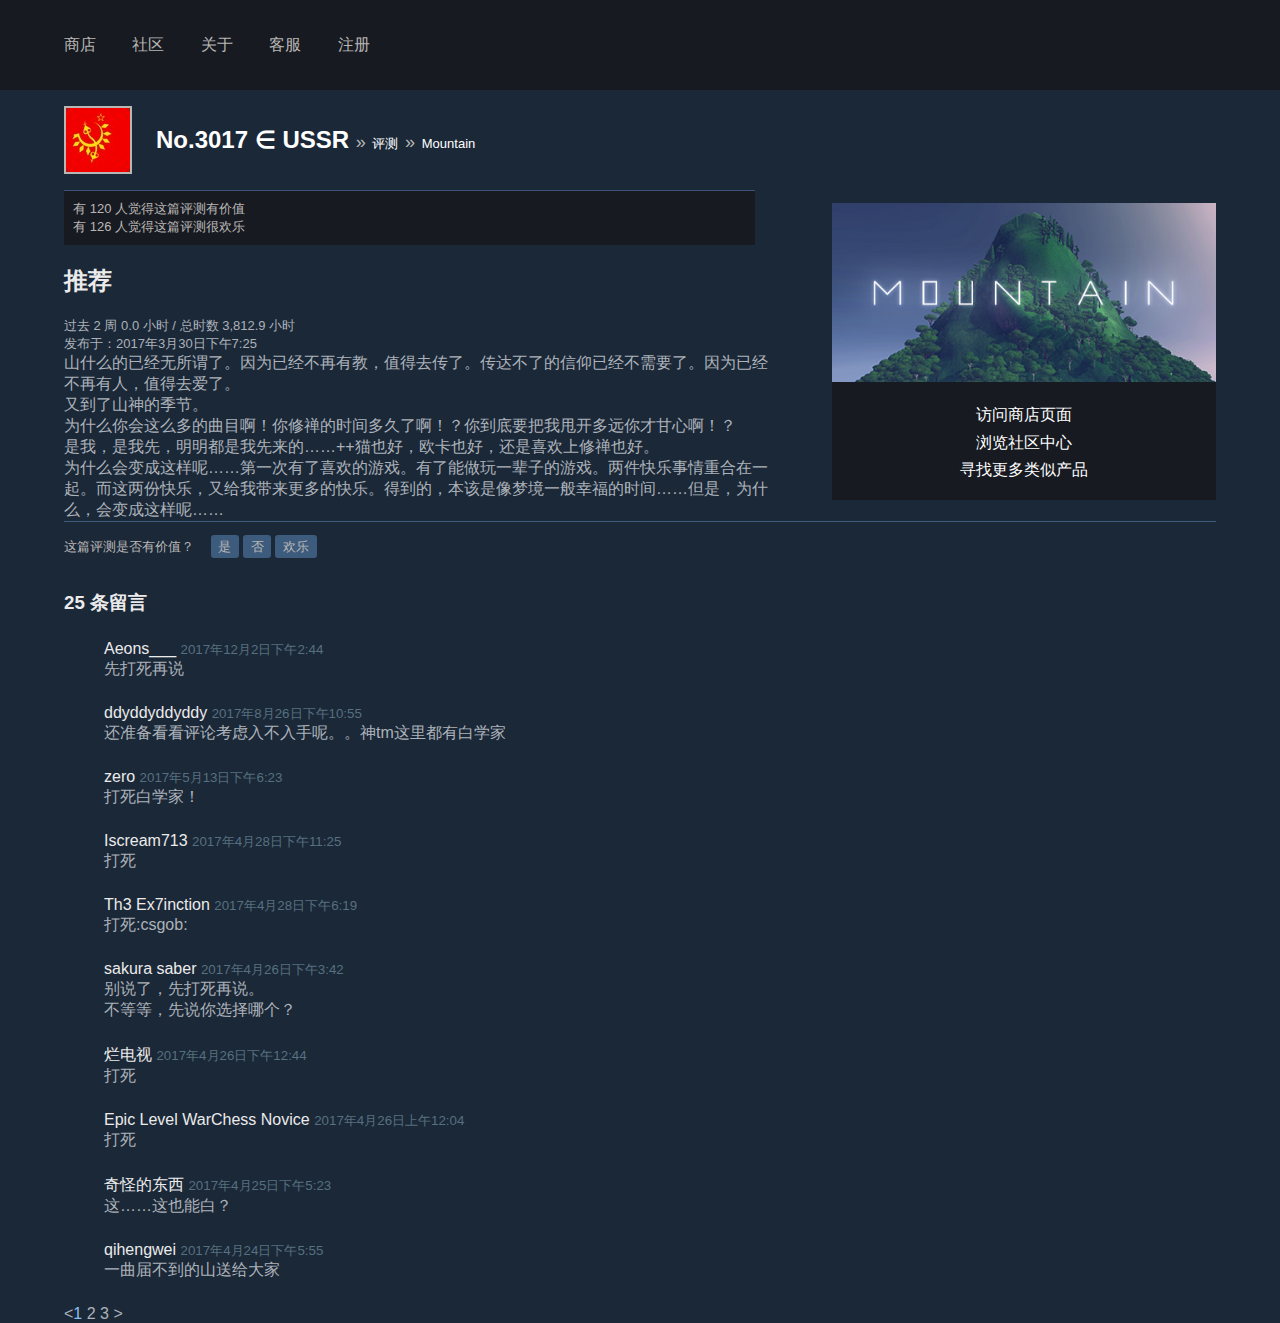
<file: lab1/index.html>
<!DOCTYPE html>
<html lang="en">
<head>
    <meta charset="UTF-8">
    <meta name="viewport" content="width=device-width, initial-scale=1.0">
    <meta http-equiv="X-UA-Compatible" content="ie=edge">
    <title>Steam 社区 :: No.3017 ∈ USSR :: 评测 Mountain</title>
    <link rel="stylesheet" href="reset.css">
    <link rel="stylesheet" href="index.css">

</head>
<body>
    <header>
        <nav>
            <ul>
                <li>商店</li>
                <li>社区</li>
                <li>关于</li>
                <li>客服</li>
                <li><a href="register.html">注册</a></li>
            </ul>
        </nav>
    </header>
    <div class="title">
            <img src="images/user_icon.jpg"> 
            <div class="user-text">No.3017 ∈ USSR <span class="symbol">»</span> <span class="subtitle">评测</span> <span class="symbol">»</span> <span class="subtitle">Mountain</span></div>
    </div>
    <aside>
        <img src="images/header.jpg">
        <ul>
            <li>
                <a href="https://store.steampowered.com/app/313340?snr=2_100300_300__100301">访问商店页面</a>
            </li>
            <li>
                <a href="https://steamcommunity.com/app/313340">浏览社区中心</a>
            </li>
            <li>
                <a href="https://store.steampowered.com/recommended/morelike/app/313340?snr=2_100300_300__100301">寻找更多类似产品</a>
            </li>
        </ul>
        
    </aside>
    <section class="top">
    <blockquote>
            有 120 人觉得这篇评测有价值 <br>
            有 126 人觉得这篇评测很欢乐
    </blockquote>
    <h2>
            推荐
    </h2>
    
        <p class="small">
        过去 2 周 0.0 小时 / 总时数 3,812.9 小时</p>
        <p class="small">
        发布于：2017年3月30日下午7:25</p>
    <p>山什么的已经无所谓了。因为已经不再有教，值得去传了。传达不了的信仰已经不需要了。因为已经不再有人，值得去爱了。</p>
     
    <p>又到了山神的季节。</p>
    
    <p>为什么你会这么多的曲目啊！你修禅的时间多久了啊！？你到底要把我甩开多远你才甘心啊！？
        </p>
    <p>是我，是我先，明明都是我先来的……++猫也好，欧卡也好，还是喜欢上修禅也好。
        </p>
    <p>为什么会变成这样呢……第一次有了喜欢的游戏。有了能做玩一辈子的游戏。两件快乐事情重合在一起。而这两份快乐，又给我带来更多的快乐。得到的，本该是像梦境一般幸福的时间……但是，为什么，会变成这样呢……
        </p>
    </section>
    <hr>
    <section >
        <div class="value">
        这篇评测是否有价值？
        <ul >
            <li>是</li>
            <li>否</li>
            <li>欢乐</li>
        </ul>
    </div>
   
    <h3>25 条留言</h3>
    <ul class="below">
        <li>
            <h4>Aeons___ <small>2017年12月2日下午2:44 </small></h4>
            <p>先打死再说</p>
        </li>
        
        <li>
            <h4>ddyddyddyddy <small>2017年8月26日下午10:55 </small></h4>
            <p>还准备看看评论考虑入不入手呢。。神tm这里都有白学家</p>
        </li>
        
        <li>
            <h4>zero <small>2017年5月13日下午6:23 </small></h4>
            <p>打死白学家！</p>
        </li>
        
        <li>
            <h4>Iscream713 <small>2017年4月28日下午11:25</small></h4>
            <p>打死</p>
        </li>
        
        <li>
            <h4>Th3 Ex7inction <small>2017年4月28日下午6:19 </small></h4>
            <p> 打死:csgob:</p>
        </li>
        
        <li>
            <h4>sakura saber <small>2017年4月26日下午3:42 </small></h4>
            <p>别说了，先打死再说。<br>
                不等等，先说你选择哪个？</p>
        </li>
        
        <li>
            <h4>烂电视 <small>2017年4月26日下午12:44 </small></h4>
            <p>打死</p>
        </li>
        
        <li>
            <h4>Epic Level WarChess Novice <small> 2017年4月26日上午12:04 </small></h4>
            <p>打死</p>
        </li>
        
        <li>
            <h4>奇怪的东西 <small>2017年4月25日下午5:23 </small></h4>
            <p>这……这也能白？</p>
        </li>
        
        <li>
            <h4>qihengwei <small> 2017年4月24日下午5:55 </small></h4>
        <p>一曲届不到的山送给大家</p>
    </li>
        </ul>
    <p> <<span class="active">1</span> 2 3 ></p>
</section>
</body>
</html>
</file>
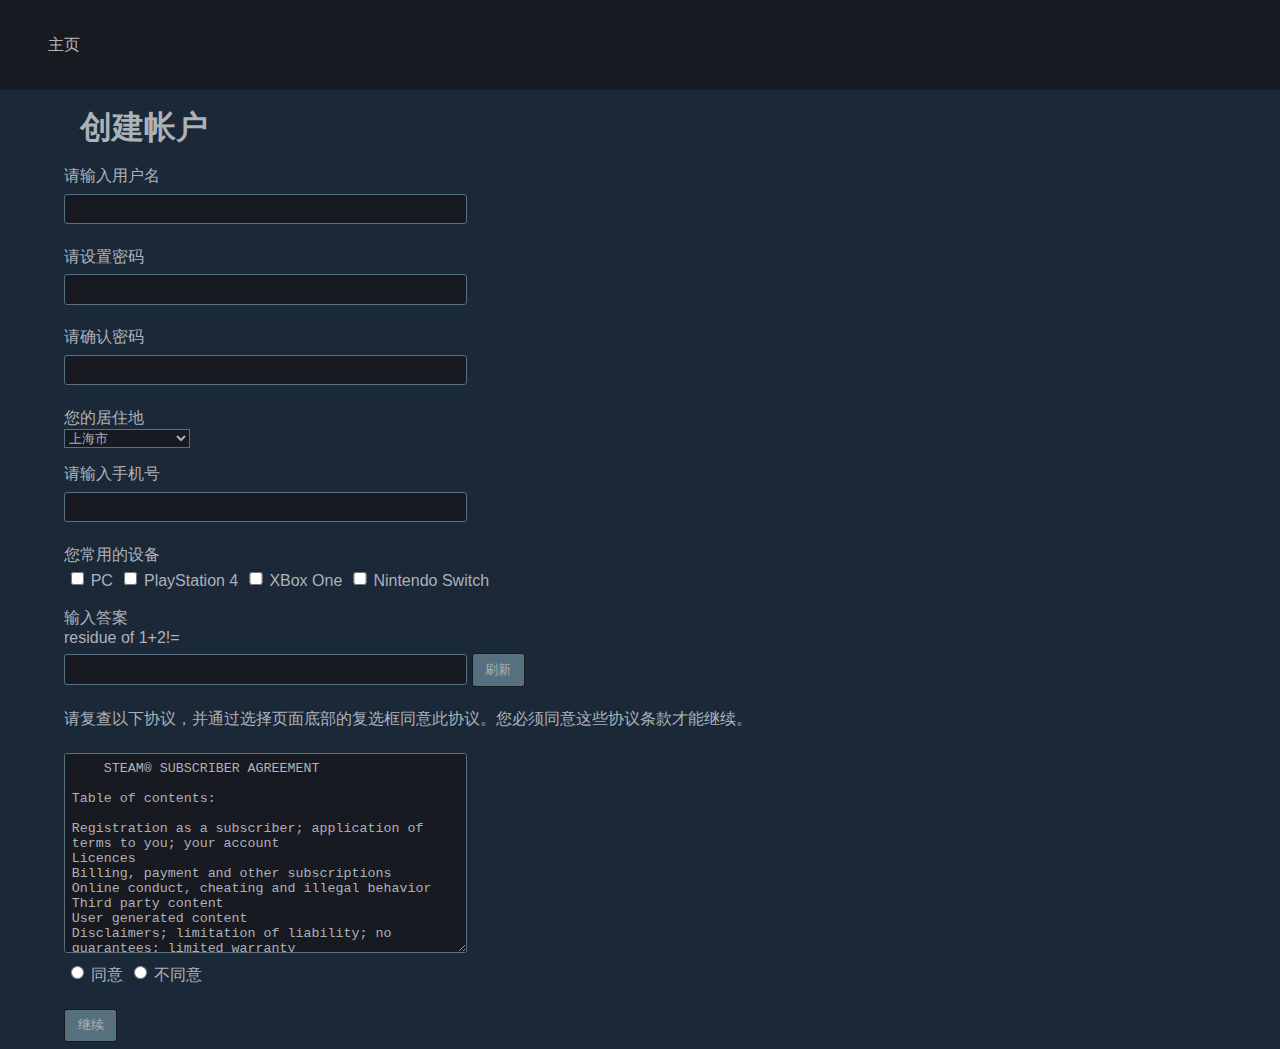
<file: lab1/register.html>
<html>
<head>
    <meta charset="utf8">
    <title>Register</title>
    <link rel="stylesheet" href="reset.css">
    <link rel="stylesheet" href="register.css">
</head>
<body>
<header>
    <nav>主页</nav>
</header>
<h1>创建帐户</h1>
<section>
<form action="#" method="POST">
    <p>
        请输入用户名<br>
        <input type="username" name="username" pattern="^((\w)+)$" required>
    </p>
    <p>
        请设置密码<br>
        <input type="password" name="password" pattern="^([a-zA-Z0-9]{8,})$" required>
    </p>
    <p>
        请确认密码<br>
        <input type="password" name="repassword" pattern="^([a-zA-Z0-9]{8,})$" required>
    </p>
    <p>
        您的居住地<br>
        <select name="area">
            <option>河北省</option>
            <option>山西省</option>
            <option>吉林省</option>
            <option>辽宁省</option>
            <option>黑龙江省</option>
            <option>陕西省</option>
            <option>甘肃省</option>
            <option>青海省</option>
            <option>山东省</option>
            <option>福建省</option>
            <option>浙江省</option>
            <option>台湾省</option>
            <option>河南省</option>
            <option>湖北省</option>
            <option>湖南省</option>
            <option>江西省</option>
            <option>江苏省</option>
            <option>安徽省</option>
            <option>广东省</option>
            <option>海南省</option>
            <option>四川省</option>
            <option>贵州省</option>
            <option>云南省</option>
            <option>内蒙古自治区</option>
            <option>新疆维吾尔自治区</option>
            <option>宁夏回族自治区</option>
            <option>广西壮族自治区</option>
            <option>西藏自治区</option>
            <option>北京市</option>
            <option selected>上海市</option>
            <option>天津市</option>
            <option>重庆市</option>
            <option>香港特别行政区</option>
            <option>澳门特别行政区
            <option></option>
        </select>
    </p>
    <p>
        请输入手机号<br>
        <input type="phonenumber" name="phonenumber" pattern="^([1]{1}[0-9]{10})$" required>
    </p>
    <p>
        您常用的设备<br>
        <input type="checkbox" name="device" value="PC" >PC
        <input type="checkbox" name="device" value="PlayStation 4" >PlayStation 4
        <input type="checkbox" name="device" value="XBox One" >XBox One
        <input type="checkbox" name="device" value="Nintendo Switch" >Nintendo Switch
    </p>
    <p>
        输入答案<br>
        residue of 1+2!=<br>
        <input type="text" name="captcha" pattern="^([0-9]+)$" required>
        <input type="button" value="刷新">
    </p>
    <p>
        请复查以下协议，并通过选择页面底部的复选框同意此协议。您必须同意这些协议条款才能继续。
    </p>
    <textarea disabled="true">
    STEAM® SUBSCRIBER AGREEMENT

Table of contents:

Registration as a subscriber; application of terms to you; your account
Licences
Billing, payment and other subscriptions
Online conduct, cheating and illegal behavior
Third party content
User generated content
Disclaimers; limitation of liability; no guarantees; limited warranty
Amendments to this agreement
Term and termination
Applicable law/mediation/jurisdiction
Dispute resolution/binding arbitration/class action waiver
Miscellaneous
This Steam Subscriber Agreement ("Agreement") is a legal document that explains your rights and obligations as a subscriber of Steam from Valve Corporation, a corporation under the laws of the State of Washington, with its registered office at 10400 NE 4th St., Bellevue, WA 98004, United States, registered with the Washington Secretary of State under number 60 22 90 773, VAT ID No. EU 8260 00671 (“Valve”). Please read it carefully.

SECTION 11 CONTAINS A BINDING ARBITRATION AGREEMENT AND CLASS ACTION WAIVER. IT MAY AFFECT YOUR LEGAL RIGHTS. PLEASE READ IT. IF YOU ARE A CUSTOMER WITH RESIDENCE IN THE EUROPEAN UNION, SECTION 11 DOES NOT APPLY TO YOU.

1. REGISTRATION AS A SUBSCRIBER; APPLICATION OF TERMS TO YOU; YOUR ACCOUNT ⏶

Steam is an online service offered by Valve.

You become a subscriber of Steam ("Subscriber") by completing the registration of a Steam user account. This Agreement takes effect as soon as you indicate your acceptance of these terms. You may not become a subscriber if you are under the age of 13. Steam is not intended for children under 13 and Valve will not knowingly collect personal information from children under the age of 13.

A. Contracting Party

For any interaction with Steam your contractual relationship is with Valve. Except as otherwise indicated at the time of the transaction (such as in the case of purchases from another Subscriber in a Subscription Marketplace), any transactions for Subscriptions (as defined below) you make on Steam are being made from Valve.

B. Subscriptions; Content and Services

As a Subscriber you may obtain access to certain services, software and content available to Subscribers. The Steam client software and any other software, content, and updates you download or access via Steam, including but not limited to Valve or third-party video games and in-game content, and any virtual items you trade, sell or purchase in a Steam Subscription Marketplace are referred to in this Agreement as “Content and Services”; the rights to access and/or use any Contents and Services accessible through Steam are referred to in this Agreement as "Subscriptions."

Each Subscription allows you to access particular Content and Services. Some Subscriptions may impose additional terms specific to that Subscription ("Subscription Terms") (for example, an end user license agreement specific to a particular game, or terms of use specific to a particular product or feature of Steam). Also, additional terms (for example, payment and billing procedures) may be posted on http://www.steampowered.com or within the Steam service ("Rules of Use"). Rules of Use include the Steam Online Conduct Rules http://steampowered.com/index.php?area=online_conduct and the Steam Refund Policy http://store.steampowered.com/steam_refunds. The Subscription Terms, the Rules of Use, and the Valve Privacy Policy (which can be found at http://www.valvesoftware.com/privacy.htm) are binding on you once you indicate your acceptance of them or of this Agreement, or otherwise become bound by them as described in Section 8 (Amendments to this Agreement).

C. Your Account

When you complete Steam’s registration process, you create a Steam account ("Account"). Your Account may also include billing information you provide to Valve for the purchase of Subscriptions, Content and Services and any physical merchandise offered for purchase through Steam (“Hardware”). You may not reveal, share or otherwise allow others to use your password or Account except as otherwise specifically authorized by Valve. You are responsible for the confidentiality of your login and password and for the security of your computer system. Valve is not responsible for the use of your password and Account or for all of the communication and activity on Steam that results from use of your login name and password by you, by any person to whom you may have intentionally or by negligence disclosed your login and/or password in violation of this confidentiality provision. Unless it results from Valve’s negligence or fault, Valve is not responsible for the use of your Account by a person who fraudulently used your login and password without your permission. If you believe that the confidentiality of your login and/or password may have been compromised, you must notify Valve via the support form (https://support.steampowered.com/newticket.php) without any delay.

Your Account, including any information pertaining to it (e.g.: contact information, billing information, Account history and Subscriptions, etc.), is strictly personal. You may therefore not sell or charge others for the right to use your Account, or otherwise transfer your Account, nor may you sell, charge others for the right to use, or transfer any Subscriptions other than if and as expressly permitted by this Agreement (including any Subscription Terms or Rules of Use) or as otherwise specifically permitted by Valve.

D. Payment Processing

Payment processing related to Content and Services and/or physical goods purchased on Steam is performed by either Valve Corporation directly or by Valve’s fully owned subsidiary Valve GmbH on behalf of Valve Corporation depending on the type of payment method used. If your card was issued outside the United States, your payment may be processed via a European acquirer by Valve GmbH on behalf of Valve Corporation. For any other type of purchases, payment will be collected by Valve Corporation directly. In any case, delivery of Content and Services as well as physical goods is performed by Valve Corporation.

2. LICENSES ⏶

A. General Content and Services License

Steam and your Subscription(s) require the automatic download and installation of Content and Services onto your computer. Valve hereby grants, and you accept, a non-exclusive license and right, to use the Content and Services for your personal, non-commercial use (except where commercial use is expressly allowed herein or in the applicable Subscription Terms). This license ends upon termination of (a) this Agreement or (b) a Subscription that includes the license. The Content and Services are licensed, not sold. Your license confers no title or ownership in the Content and Services. To make use of the Content and Services, you must have a Steam Account and you may be required to be running the Steam client and maintaining a connection to the Internet.

For reasons that include, without limitation, system security, stability, and multiplayer interoperability, Steam may need to automatically update, pre-load, create new versions of or otherwise enhance the Content and Services and accordingly, the system requirements to use the Content and Services may change over time. You consent to such automatic updating. You understand that this Agreement (including applicable Subscription Terms) does not entitle you to future updates, new versions or other enhancements of the Content and Services associated with a particular Subscription, although Valve may choose to provide such updates, etc. in its sole discretion.

B. Beta Software License

Valve may from time to time make software accessible to you via Steam prior to the general commercial release of such software ("Beta Software"). You are not required to use Beta Software, but if Valve offers it, you may elect to use it under the following terms. Beta Software will be deemed to consist of Content and Services, and each item of Beta Software provided will be deemed a Subscription for such Beta Software, with the following provisions specific to Beta Software:

Your right to use the Beta Software may be limited in time, and may be subject to additional Subscription Terms;
Valve or any Valve affiliate may request or require that you provide suggestions, feedback, or data regarding your use of the Beta Software, which will be deemed User Generated Content under Section 6 (User Generated Content) below; and
In addition to the waivers and limitations of liability for all Software under Section 7 (Disclaimers; Limitations on Liability; No Guarantees; Limited Warranty) below as applicable, you specifically acknowledge that Beta Software is only released for testing and improvement purposes, in particular to provide Valve with feedback on the quality and usability of said Beta Software, and therefore contains errors, is not final and may create incompatibilities or damage to your computer, data, and/or software. If you decide to install and/or use Beta Software, you shall only use it in compliance with its purposes, i.e. for testing and improvement purposes and in any case not on a system or for purposes where the malfunction of the Beta Software can cause any kind of damage. In particular, maintain full backups of any system that you choose to install Beta Software on.
C. License to Use Valve Developer Tools

Your Subscription(s) may include access to various Valve tools that can be used to create content ("Developer Tools"). Some examples include: the Valve software development kit (the "SDK") for a version of the computer game engine known as "Source" (the "Source Engine") and the associated Valve Hammer editor, The Source® Filmmaker Software, or in-game tools through which you can edit or create derivative works of a Valve game. Particular Developer Tools (for example, The Source® Filmmaker Software) may be distributed with separate Subscription Terms that are different from the rules set forth in this Section. Otherwise, you may use the Developer Tools, and you may use, reproduce, publish, perform, display and distribute any content you create using the Developer Tools, however you wish, but solely on a non-commercial basis.

If you would like to use the Source Engine SDK or other Valve Developer Tools for commercial use, please contact Valve at sourceengine@valvesoftware.com.

D. License to Use Valve Game Content in Fan Art.

Valve appreciates the community of Subscribers that creates fan art, fan fiction, and audio-visual works that reference Valve games ("Fan Art"). You may incorporate content from Valve games into your Fan Art. Except as otherwise set forth in this Section or in any Subscription Terms, you may use, reproduce, publish, perform, display and distribute Fan Art that incorporates content from Valve games however you wish, but solely on a non-commercial basis.

If you incorporate any third-party content in any Fan Art, you must be sure to obtain all necessary rights from the owner of that content.

Commercial use of some Valve game content is permitted via features such as Steam Workshop or a Steam Subscription Marketplace. Terms applicable to that use are set forth in Section 3.D. and 6.B. below and in any Subscription Terms provided for those features.

To view the Valve video policy containing additional terms covering the use of audio-visual works incorporating Valve intellectual property or created with The Source® Filmmaker Software, please click here: http://www.valvesoftware.com/videopolicy.html

E. License to Use Valve Dedicated Server Software

Your Subscription(s) may contain access to the Valve Dedicated Server Software. If so, you may use the Valve Dedicated Server Software on an unlimited number of computers for the purpose of hosting online multiplayer games of Valve products. If you wish to operate the Valve Dedicated Server Software, you will be solely responsible for procuring any Internet access, bandwidth, or hardware for such activities and will bear all costs associated therewith.

F. Ownership of Content and Services

All title, ownership rights and intellectual property rights in and to the Content and Services and any and all copies thereof, are owned by Valve and/or its or its affiliates’ licensors. All rights are reserved, except as expressly stated herein. The Content and Services is protected by copyright laws, international copyright treaties and conventions and other laws. The Content and Services contains certain licensed materials and Valve’s and its affiliates’ licensors may protect their rights in the event of any violation of this Agreement.

G. Restrictions on Use of Content and Services

You may not use the Content and Services for any purpose other than the permitted access to Steam and your Subscriptions, and to make personal, non-commercial use of your Subscriptions, except as otherwise permitted by this Agreement or applicable Subscription Terms. Except as otherwise permitted under this Agreement (including any Subscription Terms or Rules of Use), or under applicable law notwithstanding these restrictions, you may not, in whole or in part, copy, photocopy, reproduce, publish, distribute, translate, reverse engineer, derive source code from, modify, disassemble, decompile, create derivative works based on, or remove any proprietary notices or labels from the Content and Services or any software accessed via Steam without the prior consent, in writing, of Valve.

You are entitled to use the Content and Services for your own personal use, but you are not entitled to: (i) sell, grant a security interest in or transfer reproductions of the Content and Services to other parties in any way, nor to rent, lease or license the Content and Services to others without the prior written consent of Valve, except to the extent expressly permitted elsewhere in this Agreement (including any Subscription Terms or Rules of Use); (ii) host or provide matchmaking services for the Content and Services or emulate or redirect the communication protocols used by Valve in any network feature of the Content and Services, through protocol emulation, tunneling, modifying or adding components to the Content and Services, use of a utility program or any other techniques now known or hereafter developed, for any purpose including, but not limited to network play over the Internet, network play utilizing commercial or non-commercial gaming networks or as part of content aggregation networks, websites or services, without the prior written consent of Valve; or (iii) exploit the Content and Services or any of its parts for any commercial purpose, except as expressly permitted elsewhere in this Agreement (including any Subscription Terms or Rules of Use).

3. BILLING, PAYMENT AND OTHER SUBSCRIPTIONS ⏶

All charges incurred on Steam, and all purchases made with the Steam Wallet, are payable in advance and final, except as described in Sections 3.I and 7 below.

A. Payment Authorization

When you provide payment information to Valve or to one of its payment processors, you represent to Valve that you are the authorized user of the card, PIN, key or account associated with that payment, and you authorize Valve to charge your credit card or to process your payment with the chosen third-party payment processor for any Subscription, Steam Wallet funds, Hardware or other fees incurred by you. Valve may require you to provide your address or other information in order to meet their obligations under applicable tax law.

For Subscriptions purchased based on an agreed usage period, where recurring payments are made in exchange for continued use (“Recurring Payment Subscriptions”), by continuing to use the Recurring Payment Subscription you agree and reaffirm that Valve is authorized to charge your credit card (or your Steam Wallet, if funded), or to process your payment with any other applicable third-party payment processor, for any applicable recurring payment amounts. If you have purchased any Recurring Payment Subscriptions, you agree to notify Valve promptly of any changes to your credit card account number, its expiration date and/or your billing address, or your PayPal or other payment account number, and you agree to notify Valve promptly if your credit card or PayPal or other payment account expires or is cancelled for any reason.

If your use of Steam is subject to any type of use or sales tax, then Valve may also charge you for those taxes, in addition to the Subscription or other fees published in the Rules of Use. The European Union VAT (“VAT”) tax amounts collected by Valve reflect VAT due on the value of any Content and Services, Hardware or Subscription.

You agree that you will not use IP proxying or other methods to disguise the place of your residence, whether to circumvent geographical restrictions on game content, to purchase at pricing not applicable to your geography, or for any other purpose. If you do this, Valve may terminate your access to your Account.

B. Responsibility for Charges Associated With Your Account

As the Account holder, you are responsible for all charges incurred, including applicable taxes, and all purchases made by you or anyone that uses your Account, including your family or friends. If you cancel your Account, Valve reserves the right to collect fees, surcharges or costs incurred before cancellation. Any delinquent or unpaid Accounts must be settled before Valve will allow you to register again.

C. Steam Wallet

Steam may make available an account balance associated with your Account (the “Steam Wallet”). The Steam Wallet is neither a bank account nor any kind of payment instrument. It functions as a prepaid balance to purchase Content and Services. You may place funds in your Steam Wallet up to a maximum amount determined by Valve, by credit card, prepaid card, promotional code, or any other payment method accepted by Steam. Within any twenty-four (24) hour period, the total amount stored in your Steam Wallet plus the total amount spent out of your Steam Wallet, in the aggregate, may not exceed US$2,000 or its equivalent in your applicable local currency -- attempted deposits into your Steam Wallet that exceed this threshold may not be credited to your Steam Wallet until your activity falls below this threshold. Valve may change or impose different Steam Wallet balance and usage limits from time to time.

You will be notified by e-mail of any change to the Steam Wallet balance and usage limits within sixty (60) days before the entry into force of the said change. Your continued use of your Steam Account more than thirty (30) days after the entry into force of the changes, will constitute your acceptance of the changes. If you don’t agree to the changes, your only remedy is to terminate your Steam Account or to cease use of your Steam Wallet. Valve shall not have any obligation to refund any credits remaining on your Steam Wallet in this case.

You may use Steam Wallet funds to purchase Subscriptions, including by making in-game purchases where Steam Wallet transactions are enabled, and Hardware. Funds added to the Steam Wallet are non-refundable and non-transferable. Steam Wallet funds do not constitute a personal property right, have no value outside Steam and can only be used to purchase Subscriptions and related content via Steam (including but not limited to games and other applications offered through the Steam Store, or in a Steam Subscription Marketplace) and Hardware. Steam Wallet funds have no cash value and are not exchangeable for cash. Steam Wallet funds that are deemed unclaimed property may be turned over to the applicable authority.

D. Trading and Sales of Subscriptions Between Subscribers

Steam may include one or more features or sites that allow Subscribers to trade, sell or purchase certain types of Subscriptions (for example, license rights to virtual items) with, to or from other Subscribers (“Subscription Marketplaces”). An example of a Subscription Marketplace is the Steam Community Market. By using or participating in Subscription Marketplaces, you authorize Valve, on its own behalf or as an agent or licensee of any third-party creator or publisher of the applicable Subscriptions in your Account, to transfer those Subscriptions from your Account in order to give effect to any trade or sale you make.

Valve may charge a fee for trades or sales in a Subscription Marketplace. Any fees will be disclosed to you prior to the completion of the trade or sale.

If you complete a trade, sale or purchase in a Subscription Marketplace, you acknowledge and agree that you are responsible for taxes, if any, which may be due with respect to your transactions, including sales or use taxes, and for compliance with applicable tax laws. Proceeds from sales you make in a Subscription Marketplace may be considered income to you for income tax purposes. You should consult with a tax specialist to determine your tax liability in connection with your activities in any Subscription Marketplace.

You understand and acknowledge that Valve may decide to cease operation of any Subscription Marketplace, change the fees that it charges or change the terms or features of the Steam Subscription Marketplace. Valve shall have no liability to you because of any inability to trade Subscriptions in the Steam Trading Marketplace, including because of discontinuation or changes in the terms, features or eligibility requirements of any Subscription Marketplace.

You also understand and acknowledge that Subscriptions traded, sold or purchased in any Subscription Marketplace are license rights, that you have no ownership interest in such Subscriptions, and that Valve does not recognize any transfers of Subscriptions (including transfers by operation of law) that are made outside of Steam.

E. Retail Purchase

Valve may offer or require a Subscription for purchasers of retail packaged product versions or OEM versions of Valve products. The "CD-Key" or "Product Key" accompanying such versions is used to activate your Subscription.

F. Steam Authorized Resellers

You may purchase a Subscription through an authorized reseller of Valve. The "Product Key" accompanying such purchase will be used to activate your Subscription. If you purchase a Subscription from an authorized reseller of Valve, you agree to direct all questions regarding the Product Key to that reseller.

G. Free Subscriptions

In some cases, Valve may offer a free Subscription to certain services, software and content. As with all Subscriptions, you are always responsible for any Internet service provider, telephone, and other connection fees that you may incur when using Steam, even when Valve offers a free Subscription.

H. Third Party Sites

Steam may provide links to other third party sites. Some of these sites may charge separate fees, which are not included in and are in addition to any Subscription or other fees that you may pay to Valve. Steam may also provide access to third-party vendors, who provide content, goods and/or services on Steam or the Internet. Any separate charges or obligations you incur in your dealings with these third parties are your responsibility. Valve makes no representations or warranties, either express or implied, regarding any third party site. In particular, Valve makes no representation or warranty that any service or subscription offered via third-party vendors will not change or be suspended or terminated.

I. Refunds and Right of Withdrawal

Without prejudice to any statutory rights you may have, you can request a refund for your purchases on Steam in accordance with the terms of Valve’s Refund Policy http://store.steampowered.com/steam_refunds/.

For European Union consumers:

EU law provides a statutory right to withdraw from certain contracts for physical merchandise and for the purchase of digital content. You can find more information about the extent of your statutory right to withdraw and the ways you can exercise it on this page: https://support.steampowered.com/kb_article.php?ref=8620-QYAL-4516.

4. ONLINE CONDUCT, CHEATING AND ILLEGAL BEHAVIOR ⏶

Your online conduct and interaction with other Subscribers should be guided by common sense and basic etiquette. They must notably comply with the Steam Online Conduct rules, to be found at http://steampowered.com/index.php?area=online_conduct". Depending on terms of use imposed by third parties who host particular games or other services, additional requirements may also be provided in the Subscription Terms applicable to a particular Subscription.

Steam and the Content and Services may include functionality designed to identify software or hardware processes or functionality that may give a player an unfair competitive advantage when playing multiplayer versions of any Content and Services or modifications of Content and Services (“Cheats”). You agree that you will not create Cheats or assist third parties in any way to create or use Cheats. You agree that you will not directly or indirectly disable, circumvent, or otherwise interfere with the operation of software designed to prevent or report the use of Cheats. You acknowledge and agree that either Valve or any online multiplayer host may refuse to allow you to participate in certain online multiplayer games if you use Cheats in connection with Steam or the Content and Services. Further, you acknowledge and agree that an online multiplayer host may report your use of Cheats to Valve, and Valve may communicate your history of use of Cheats to other online multiplayer hosts. Valve may terminate your Account or a particular Subscription for any conduct or activity that is illegal, constitutes a Cheat, or otherwise negatively affects the enjoyment of Steam by other Subscribers. You acknowledge that Valve is not required to provide you notice before terminating your Subscription(s) and/or Account.

You may not use Cheats, automation software (bots), mods, hacks, or any other unauthorized third-party software, to modify or automate any Subscription Marketplace process.

5. THIRD PARTY CONTENT ⏶

In regard to all Subscriptions, Contents and Services that are not authored by Valve, Valve does not screen such third party content available on Steam or through other sources. Valve assumes no responsibility or liability for such third party content. Some third party application software is capable of being used by businesses for business purposes - however, you may only acquire such software via Steam for private personal use.

6. USER GENERATED CONTENT ⏶

A. General Provisions

Steam provides interfaces and tools for you to be able to generate content and make it available to other users and/or to Valve at your sole discretion. "User Generated Content" means any content you make available to other users through your use of multi-user features of Steam, or to Valve or its affiliates through your use of the Content and Services or otherwise.

When you upload your content to Steam to make it available to other users and/or to Valve, you grant Valve and its affiliates the worldwide, non-exclusive, right to use, reproduce, modify, create derivative works from, distribute, transmit, transcode, translate, broadcast, and otherwise communicate, and publicly display and publicly perform, your User Generated Content, and derivative works of your User Generated Content, for the purpose of the operation, distribution and promotion of the Steam service, Steam games or other Steam offerings. This license is granted to Valve as the content is uploaded on Steam for the entire duration of the intellectual property rights. It may be terminated if Valve is in breach of the license and has not cured such breach within fourteen (14) days from receiving notice from you sent to the attention of the Valve Legal Department at the applicable Valve address noted on this Privacy Policy page. The termination of said license does not affect the rights of any sub-licensees pursuant to any sub-license granted by Valve prior to termination of the license. Valve is the sole owner of the derivative works created by Valve from your Content, and is therefore entitled to grant licenses on these derivative works. If you use Valve cloud storage, you grant us a license to store your information as part of that service. Valve may place limits on the amount of storage you may use.

If you provide Valve with any feedback or suggestions about Steam, the Content and Services, or any Valve products or services, Valve is free to use the feedback or suggestions however it chooses, without any obligation to account to you.

B. Content Uploaded to the Steam Workshop

Some games or applications available on Steam ("Workshop-Enabled Apps") allow you to create User Generated Content based on or using the Workshop-Enabled App, and to submit that User Generated Content (a “Workshop Contribution”) to one or more Steam Workshop web pages. Workshop Contributions can be viewed by the Steam community, and for some categories of Workshop Contributions users may be able to interact with, download or purchase the Workshop Contribution. In some cases, Workshop Contributions may be considered for incorporation by Valve or a third-party developer into a game or into a Subscription Marketplace.

You understand and agree that Valve is not obligated to use, distribute, or continue to distribute copies of any Workshop Contribution and reserves the right, but not the obligation, to restrict or remove Workshop Contributions for any reason.

Specific Workshop-Enabled Apps or Workshop web pages may contain special terms (“App-Specific Terms”) that supplement or change the terms set out in this Section. In particular, where Workshop Contributions are distributed for a fee, App-Specific Terms will address how revenue may be shared. Unless otherwise specified in App-Specific Terms (if any), the following general rules apply to Workshop Contributions.

Workshop Contributions are Subscriptions, and therefore you agree that any Subscriber receiving distribution of your Workshop Contribution will have the same rights to use your Workshop Contribution (and will be subject to the same restrictions) as are set out in this Agreement for any other Subscriptions.
Notwithstanding the license described in Section 6.A., Valve will only have the right to modify or create derivative works from your Workshop Contribution in the following cases: (a) Valve may make modifications necessary to make your Contribution compatible with Steam and the Workshop functionality or user interface, and (b) Valve or the applicable developer may make modifications to Workshop Contributions that are accepted for in-Application distribution as it deems necessary or desirable to enhance gameplay.
You may, in your sole discretion, choose to remove a Workshop Contribution from the applicable Workshop pages. If you do so, Valve will no longer have the right to use, distribute, transmit, communicate, publicly display or publicly perform the Workshop Contribution, except that (a) Valve may continue to exercise these rights for any Workshop Contribution that is accepted for distribution in-game or distributed in a manner that allows it to be used in-game, and (b) your removal will not affect the rights of any Subscriber who has already obtained access to a copy of the Workshop Contribution.
Except where otherwise provided in App-Specific Terms, you agree that Valve’s consideration of your Workshop Contribution is your full compensation, and you are not entitled to any other rights or compensation in connection with the rights granted to Valve and to other Subscribers.

C. Promotions and Endorsements

If you use Steam services (e.g. the Steam Curators’ Lists or the Steam Broadcasting service) to promote or endorse a product, service or event in return for any kind of consideration from a third party (including non-monetary rewards such as free games), you must clearly indicate the source of such consideration to your audience.

D. Representations and Warranties

You represent and warrant to us that you have sufficient rights in all User Generated Content to grant Valve and other affected parties the licenses described under A. and B. above or in any license terms specific to the applicable Workshop-Enabled App or Workshop page. This includes, without limitation, any kind of intellectual property rights or other proprietary or personal rights affected by or included in the User Generated Content. In particular, with respect to Workshop Contributions, you represent and warrant that the Workshop Contribution was originally created by you (or, with respect to a Workshop Contribution to which others contributed besides you, by you and the other contributors, and in such case that you have the right to submit such Workshop Contribution on behalf of those other contributors).

You furthermore represent and warrant that the User Generated Content, your submission of that Content, and your granting of rights in that Content does not violate any applicable contract, law or regulation.

7. DISCLAIMERS; LIMITATION OF LIABILITY; NO GUARANTEES; LIMITED WARRANTY ⏶

THIS SECTION 7 DOES NOT APPLY TO EU SUBSCRIBERS.

FOR AUSTRALIAN SUBSCRIBERS, THIS SECTION 7 DOES NOT EXCLUDE, RESTRICT OR MODIFY THE APPLICATION OF ANY GUARANTEE, RIGHT OR REMEDY THAT CANNOT BE SO EXCLUDED, RESTRICTED OR MODIFIED, INCLUDING THOSE CONFERRED BY THE AUSTRALIAN CONSUMER LAW (ACL). UNDER THE ACL, GOODS COME WITH GUARANTEES INCLUDING A GUARANTEE THAT GOODS ARE OF ACCEPTABLE QUALITY. IF THERE IS A FAILURE OF THIS GUARANTEE, YOU ARE ENTITLED TO A REMEDY (WHICH MAY INCLUDE HAVING THE GOODS REPAIRED OR REPLACED OR A REFUND). IF A REPAIR OR REPLACEMENT CANNOT BE PROVIDED OR THERE IS A MAJOR FAILURE, YOU ARE ENTITLED TO A REFUND.
FOR NEW ZEALAND SUBSCRIBERS, THIS SECTION 7 DOES NOT EXCLUDE, RESTRICT OR MODIFY THE APPLICATION OF ANY RIGHT OR REMEDY THAT CANNOT BE SO EXCLUDED, RESTRICTED OR MODIFIED INCLUDING THOSE CONFERRED BY THE NEW ZEALAND CONSUMER GUARANTEES ACT 1993. UNDER THIS ACT ARE GUARANTEES WHICH INCLUDE THAT GOODS AND SERVICES ARE OF ACCEPTABLE QUALITY. IF THIS GUARANTEE IS NOT MET THERE ARE ENTITLEMENTS TO HAVE THE SOFTWARE REMEDIED (WHICH MAY INCLUDE REPAIR, REPLACEMENT OR REFUND). IF A REMEDY CANNOT BE PROVIDED OR THE FAILURE IS OF A SUBSTANTIAL CHARACTER, THE ACT PROVIDES FOR A REFUND.
Prior to acquiring a Subscription, you should consult the product information made available on Steam, including Subscription description, minimum technical requirements, and user reviews.
A. DISCLAIMERS

TO THE MAXIMUM EXTENT PERMITTED BY APPLICABLE LAW, VALVE AND ITS AFFILIATES AND SERVICE PROVIDERS EXPRESSLY DISCLAIM (I) ANY WARRANTY FOR STEAM, THE CONTENT AND SERVICES, AND THE SUBSCRIPTIONS, AND (II) ANY COMMON LAW DUTIES WITH REGARD TO STEAM, THE CONTENT AND SERVICES, AND THE SUBSCRIPTIONS, INCLUDING DUTIES OF LACK OF NEGLIGENCE AND LACK OF WORKMANLIKE EFFORT. STEAM, THE CONTENT AND SERVICES, THE SUBSCRIPTIONS, AND ANY INFORMATION AVAILABLE IN CONNECTION THEREWITH ARE PROVIDED ON AN "AS IS" AND "AS AVAILABLE" BASIS, "WITH ALL FAULTS" AND WITHOUT WARRANTY OF ANY KIND, EITHER EXPRESS OR IMPLIED, INCLUDING, WITHOUT LIMITATION, THE IMPLIED WARRANTIES OF MERCHANTABILITY, FITNESS FOR A PARTICULAR PURPOSE, OR NONINFRINGEMENT. ANY WARRANTY AGAINST INFRINGEMENT THAT MAY BE PROVIDED IN SECTION 2-312 OF THE UNITED STATES UNIFORM COMMERCIAL CODE AND/OR IN ANY OTHER COMPARABLE STATE STATUTE IS EXPRESSLY DISCLAIMED. ALSO, THERE IS NO WARRANTY OF TITLE, NON-INTERFERENCE WITH YOUR ENJOYMENT, OR AUTHORITY IN CONNECTION WITH STEAM, THE CONTENT AND SERVICES, THE SUBSCRIPTIONS, OR INFORMATION AVAILABLE IN CONNECTION THEREWITH.

ANY WARRANTY AGAINST INFRINGEMENT THAT MAY BE PROVIDED IN SECTION 2-312 OF THE UNITED STATES UNIFORM COMMERCIAL CODE IS EXPRESSLY DISCLAIMED.

B. LIMITATION OF LIABILITY

TO THE MAXIMUM EXTENT PERMITTED BY APPLICABLE LAW, NEITHER VALVE, ITS LICENSORS, NOR THEIR AFFILIATES, NOR ANY OF VALVE’S SERVICE PROVIDERS, SHALL BE LIABLE IN ANY WAY FOR LOSS OR DAMAGE OF ANY KIND RESULTING FROM THE USE OR INABILITY TO USE STEAM, YOUR ACCOUNT, YOUR SUBSCRIPTIONS AND THE CONTENT AND SERVICES INCLUDING, BUT NOT LIMITED TO, LOSS OF GOODWILL, WORK STOPPAGE, COMPUTER FAILURE OR MALFUNCTION, OR ANY AND ALL OTHER COMMERCIAL DAMAGES OR LOSSES. IN NO EVENT WILL VALVE BE LIABLE FOR ANY INDIRECT, INCIDENTAL, CONSEQUENTIAL, SPECIAL, PUNITIVE OR EXEMPLARY DAMAGES, OR ANY OTHER DAMAGES ARISING OUT OF OR IN ANY WAY CONNECTED WITH STEAM, THE CONTENT AND SERVICES, THE SUBSCRIPTIONS, AND ANY INFORMATION AVAILABLE IN CONNECTION THEREWITH, OR THE DELAY OR INABILITY TO USE THE CONTENT AND SERVICES, SUBSCRIPTIONS OR ANY INFORMATION, EVEN IN THE EVENT OF VALVE’S OR ITS AFFILIATES’ FAULT, TORT (INCLUDING NEGLIGENCE), STRICT LIABILITY, OR BREACH OF VALVE’S WARRANTY AND EVEN IF IT HAS BEEN ADVISED OF THE POSSIBILITY OF SUCH DAMAGES. THESE LIMITATIONS AND LIABILITY EXCLUSIONS APPLY EVEN IF ANY REMEDY FAILS TO PROVIDE ADEQUATE RECOMPENSE.

BECAUSE SOME STATES OR JURISDICTIONS DO NOT ALLOW THE EXCLUSION OR THE LIMITATION OF LIABILITY FOR CONSEQUENTIAL OR INCIDENTAL DAMAGES, IN SUCH STATES OR JURISDICTIONS, EACH OF VALVE, ITS LICENSORS, AND ITS AFFILIATES’ LIABILITY SHALL BE LIMITED TO THE FULL EXTENT PERMITTED BY LAW.

C. NO GUARANTEES

TO THE MAXIMUM EXTENT PERMITTED BY APPLICABLE LAW, NEITHER VALVE NOR ITS AFFILIATES GUARANTEE CONTINUOUS, ERROR-FREE, VIRUS-FREE OR SECURE OPERATION AND ACCESS TO STEAM, THE CONTENT AND SERVICES, YOUR ACCOUNT AND/OR YOUR SUBSCRIPTIONS(S) OR ANY INFORMATION AVAILABLE IN CONNECTION THEREWITH.

D. LIMITED WARRANTY

CERTAIN HARDWARE PURCHASED FROM VALVE IS SUBJECT TO A LIMITED WARRANTY, [OR DEPENDING ON YOUR LOCATION, A STATUTORY WARRANTY] WHICH IS DESCRIBED IN DETAIL HERE.

8. AMENDMENTS TO THIS AGREEMENT ⏶

PLEASE NOTE: If you are a consumer with place of residence in Germany, a different version of Section 8 applies to you, which is available here.

This Agreement may at any time be mutually amended by your explicit consent to changes proposed by Valve. Furthermore, Valve may amend this Agreement (including any Subscription Terms or Rules of Use) unilaterally at any time in its sole discretion. In this case, you will be notified by e-mail of any amendment to this Agreement made by Valve within 60 (sixty) days before the entry into force of the said amendment. You can view the Agreement at any time at http://www.steampowered.com/. Your failure to cancel your Account within thirty (30) days after the entry into force of the amendments, will constitute your acceptance of the amended terms. If you don’t agree to the amendments or to any of the terms in this Agreement, your only remedy is to cancel your Account or to cease use of the affected Subscription(s). Valve shall not have any obligation to refund any fees that may have accrued to your Account before cancellation of your Account or cessation of use of any Subscription, nor shall Valve have any obligation to prorate any fees in such circumstances.

9. TERM AND TERMINATION ⏶

A. Term

The term of this Agreement (the "Term") commences on the date you first indicate your acceptance of these terms, and will continue in effect until otherwise terminated in accordance with this Agreement.

B. Termination by You

You may cancel your Account at any time. You may cease use of a Subscription at any time or, if you choose, you may request that Valve terminate your access to a Subscription. However, Subscriptions are not transferable, and even if your access to a Subscription for a particular game or application is terminated, the original activation key will not be able to be registered to any other account, even if the Subscription was obtained in a retail store. Access to Subscriptions purchased as a part of a pack or bundle cannot be terminated individually, termination of access to one game within the bundle will result in termination of access to all games purchased in the pack. Your cancellation of an Account, or your cessation of use of any Subscription or request that access to a Subscription be terminated, will not entitle you to any refund, including of any Subscription fees. Valve reserves the right to collect fees, surcharges or costs incurred prior to the cancellation of your Account or termination of your access to a particular Subscription. In addition, you are responsible for any charges incurred to third-party vendors or content providers before your cancellation.

C. Termination by Valve

Valve may cancel your Account or any particular Subscription(s) at any time in the event that (a) Valve ceases providing such Subscriptions to similarly situated Subscribers generally, or (b) you breach any terms of this Agreement (including any Subscription Terms or Rules of Use). In the event that your Account or a particular Subscription is terminated or cancelled by Valve for a violation of this Agreement or improper or illegal activity, no refund, including of any Subscription fees or of any unused funds in your Steam Wallet, will be granted.

D. Survival of Terms

Sections 2(C), 2(D), 2(F), 2(G), 3(A), 3(B), 3(D), 3(H), and 5 - 12 will survive any expiration or termination of this Agreement.

10. APPLICABLE LAW/MEDIATION/JURISDICTION ⏶

For All Customers Outside the European Union:

You agree that this Agreement shall be deemed to have been made and executed in the State of Washington, U.S.A., and any dispute arising hereunder shall be resolved in accordance with the law of Washington excluding the law of conflicts and the Convention on Contracts for the International Sale of Goods. Subject to Section 11 (Dispute Resolution/Binding Arbitration/Class Action Waiver) below, you agree that any claim asserted in any legal proceeding by you against Valve shall be commenced and maintained exclusively in any state or federal court located in King County, Washington, having subject matter jurisdiction with respect to the dispute between the parties and you hereby consent to the exclusive jurisdiction of such courts. In any dispute arising under this Agreement, the prevailing party will be entitled to attorneys’ fees and expenses.

For EU Customers:

In the event of a dispute relating to the interpretation, the performance or the validity of the Subscriber Agreement, an amicable solution will be sought before any legal action. You can file your complaint at http://help.steampowered.com. In case of failure, you may, within one year of the failed request, have recourse to an Alternative Dispute Resolution procedure by filing an online complaint on the European Commission’s Online Dispute Resolution website: https://webgate.ec.europa.eu/odr/main/index.cfm?event=main.home.chooseLanguage.

In the event that out-of-court dispute resolutions fail, the dispute may be brought before the competent courts.

11. DISPUTE RESOLUTION/BINDING ARBITRATION/CLASS ACTION WAIVER ⏶

This Section 11 shall apply to the maximum extent permitted by applicable law. If the laws of your jurisdiction prohibit the application of some or all of the provisions of this Section notwithstanding Section 10 (Applicable Law/Jurisdiction), such provisions will not apply to you. IN PARTICULAR, IF YOU LIVE IN THE EUROPEAN UNION, THIS SECTION 11 DOES NOT APPLY TO YOU.

Most user concerns can be resolved by use of our Steam support site at https://support.steampowered.com/. If Valve is unable to resolve your concerns and a dispute remains between you and Valve, this Section explains how the parties have agreed to resolve it.

YOU AND VALVE AGREE TO RESOLVE ALL DISPUTES AND CLAIMS BETWEEN US IN INDIVIDUAL BINDING ARBITRATION. THAT INCLUDES, BUT IS NOT LIMITED TO, ANY CLAIMS ARISING OUT OF OR RELATING TO: (i) ANY ASPECT OF THE RELATIONSHIP BETWEEN US; (ii) THIS AGREEMENT; OR (iii) YOUR USE OF STEAM, YOUR ACCOUNT OR THE CONTENT AND SERVICES. IT APPLIES REGARDLESS OF WHETHER SUCH CLAIMS ARE BASED IN CONTRACT, TORT, STATUTE, FRAUD, UNFAIR COMPETITION, MISREPRESENTATION OR ANY OTHER LEGAL THEORY.

However, this Section does not apply to the following types of claims or disputes, which you or Valve may bring in any court with jurisdiction: (i) claims of infringement or other misuse of intellectual property rights, including such claims seeking injunctive relief; and (ii) claims related to or arising from any alleged unauthorized use, piracy or theft.

This Section does not prevent you from bringing your dispute to the attention of any federal, state, or local government agencies that can, if the law allows, seek relief from us for you.

An arbitration is a proceeding before a neutral arbitrator, instead of before a judge or jury. Arbitration is less formal than a lawsuit in court, and provides more limited discovery. It follows different rules than court proceedings, and is subject to very limited review by courts. The arbitrator will issue a written decision and provide a statement of reasons if requested by either party. YOU UNDERSTAND THAT YOU AND VALVE ARE GIVING UP THE RIGHT TO SUE IN COURT AND TO HAVE A TRIAL BEFORE A JUDGE OR JURY.

You and Valve agree to make reasonable, good faith efforts to informally resolve any dispute before initiating arbitration. A party who intends to seek arbitration must first send the other a written notice that describes the nature and basis of the claim or dispute and sets forth the relief sought. If you and Valve do not reach an agreement to resolve that claim or dispute within 30 days after the notice is received, you or Valve may commence an arbitration. Written notice to Valve must be sent via postal mail to: ATTN: Arbitration Notice, Valve Corporation, P.O. Box 1688, Bellevue, WA 98004.

The Federal Arbitration Act applies to this Section. The arbitration will be governed by the Commercial Arbitration Rules of the American Arbitration Association (“AAA”) and, where applicable, the AAA’s Supplementary Procedures for Consumer Related Disputes, as modified by this Agreement, both of which are available at http://www.adr.org. The arbitrator is bound by the terms of this Agreement.

The AAA will administer the arbitration. It may be conducted through the submission of documents, by phone, or in person in the county where you live or at another mutually agreed location.

If you seek $10,000 or less, Valve agrees to reimburse your filing fee and your share of the arbitration costs, including your share of arbitrator compensation, at the conclusion of the proceeding, unless the arbitrator determines your claims are frivolous or costs are unreasonable as determined by the arbitrator. Valve agrees not to seek its attorneys’ fees or costs in arbitration unless the arbitrator determines your claims are frivolous or costs are unreasonable as determined by the arbitrator. If you seek more than $10,000, the arbitration costs, including arbitrator compensation, will be split between you and Valve according to the AAA Commercial Arbitration Rules and the AAA’s Supplementary Procedures for Consumer Related Disputes, if applicable.

YOU AND VALVE AGREE NOT TO BRING OR PARTICIPATE IN A CLASS OR REPRESENTATIVE ACTION, PRIVATE ATTORNEY GENERAL ACTION OR COLLECTIVE ARBITRATION, EVEN IF AAA’s PROCEDURES OR RULES WOULD OTHERWISE ALLOW ONE. THE ARBITRATOR MAY AWARD RELIEF ONLY IN FAVOR OF THE INDIVIDUAL PARTY SEEKING RELIEF AND ONLY TO THE EXTENT OF THAT PARTY’S INDIVIDUAL CLAIM. You and Valve also agree not to seek to combine any action or arbitration with any other action or arbitration without the consent of all parties to this Agreement and all other actions or arbitrations.

If the agreement in this Section not to bring or participate in a class or representative action, private attorney general action or collective arbitration should be found illegal or unenforceable, you and Valve agree that it shall not be severable, that this entire Section shall be unenforceable and any claim or dispute would be resolved in court and not in collective arbitration.

Notwithstanding this Section, you have the right to litigate any dispute in small claims court, if all the requirements of the small claims court, including any limitations on jurisdiction and the amount at issue in the dispute, are satisfied.

12. MISCELLANEOUS ⏶

Except as otherwise expressly set forth in this Agreement, in the event that any provision of this Agreement shall be held by a court or other tribunal of competent jurisdiction to be unenforceable, such provision will be enforced to the maximum extent permissible and the remaining portions of this Agreement shall remain in full force and effect. This Agreement, including any Subscription Terms, Rules of Use, the Valve Privacy Policy, and the Valve Hardware Warranty Policy, constitutes and contains the entire agreement between the parties with respect to the subject matter hereof and supersedes any prior oral or written agreements. You agree that this Agreement is not intended to confer and does not confer any rights or remedies upon any person other than the parties to this Agreement.

Valve’s obligations are subject to existing laws and legal process and Valve may comply with law enforcement or regulatory requests or requirements notwithstanding any contrary term.

You agree to comply with all applicable import/export laws and regulations. You agree not to export the Content and Services or Hardware or allow use of your Account by individuals of any terrorist supporting countries to which encryption exports are at the time of exportation restricted by the U.S. Bureau of Export Administration. You represent and warrant that you are not located in, under the control of, or a national or resident of any such prohibited country.

This Agreement was last updated on November 13th, 2018 ("Revision Date"). If you were a Subscriber before the Revision Date, it replaces your existing agreement with Valve or Valve SARL on the day that you explicitly accept it. If you prefer to continue using Steam and your existing Subscriptions under the version of the Agreement in effect prior to the Revision Date, you are free to do so.
</textarea>
<br>
<input type="radio" value="agree" name="agree" required>同意
<input type="radio" value="disagree" name="agree" required>不同意
<p>
<input type="submit" value="继续" name="continue">
</p>
</form>
</section>
</body>
</html>
</file>
<file: lab1/index.css>
html{
    height: 100%;
    width:100%;
}
body{
    height: 100%;
    width: 100%;
}
h1{
    font-size: 30px;
}

.small{
    font-size: small;
}
header{
    text-align: center;
    height: 10%;
    background-color: #171a21;
    color: #b8b6b4;
    display: flex;
}
nav{
    margin: auto 3em;
}
header ul{
    display: block;
}
header li{
    display: inline-block;
    padding: 0 1em;
}
body {
    font-family: Arial, Helvetica, sans-serif;
    margin: 0;
    background-color: #1b2838;
    color: #acb2b8
}
a {
    color: #b8b6b4;
    text-decoration:none;
}
.title{
    margin: 1em 5%;
    display: flex;
    text-align: center;
    color: white;
}

.title span {
    font-weight: normal;
    font-size: small;
}
.title .user-text{
    padding-left: 1em;
    margin: auto 0;
    font-size: x-large;
    font-weight: bold;
}
.title .symbol {
    color: #b8b6b4;
    font-size: large;
}
a:hover{
    color: #87bff2;
}

aside {
    float:right;
    margin: 1% 5%;
    width: 30%;
    background-color: #171a21;
}

aside a {
    color: white;
}

aside img {
    padding: 0;
    width: 100%;
}

aside ul {
    padding: 0;
    width: 100%;
    margin: 1em 0 1em 0;
}
aside li {
    display: block;
    text-align: center;
    padding: 0.2em 0;
}
.title img{
    border: #b8b6b4 solid 2px;
}


section {
    margin: 0 5%;
}

section blockquote {
    margin: 0;
    width: 60%;
    font-size: small;
    background-color: #171a21;
    padding: 0.7em;
    color: #b8b6b4;
    border-top: 1px solid rgba(85, 125, 171, 0.6)
}

p small {
    margin: 0;
    padding: 0;
    color: #b8b6b4;
}

hr {
    width: 90%;
    margin: 0 5%;
    border-width:0;
    height: 1px;
    color:rgba(85, 125, 171, 0.6);
    background-color:rgba(85, 125, 171, 0.6);
}

.value ul {
    display: inline-block;
    margin: 1em;
}

.value {
    color: #b8b6b4;
    font-size: small;
}

.value li {
    padding: 0.2em 0.6em;
    background-color: rgba(85, 125, 171, 0.6);
    border-radius: 3px;
    display:inline-block;
}
h2{
    display: block;
    font-size: 1.5em;
    margin-block-start: 0.83em;
    margin-block-end: 0.83em;
    margin-inline-start: 0px;
    margin-inline-end: 0px;
    font-weight: bold;
    color: #ebebeb;
}

h3 {
    color: #ebebeb;
    display: block;
    font-size: 1.17em;
    margin-block-start: 1em;
    margin-block-end: 1em;
    margin-inline-start: 0px;
    margin-inline-end: 0px;
    font-weight: bold;
}

h4 {
    font-weight: normal;
    color: #ebebeb;
    margin: 0;
}

h4 small {
    color: #56707f;
}

.below li {
    display: block;
    margin: 1.5em 0;
}

.active {
    color:#87bff2;
}

h1 {
    margin: 0.5em 2.5em;
}

{
    margin: 1em;
    margin-left: 0;

}
.below{
    padding-left: 40px;
}
.active{
    color: #87bff2;
}
</file>
<file: lab1/register.css>
html{
    height: 100%;
    width:100%;
}

body {
    width: 100%;
    height: 100%;
    font-family: Arial, Helvetica, sans-serif;
    margin: 0;
    background-color: #1b2838;
    color: #acb2b8
}

header {
    color: #b8b6b4;
    height: 10%;
    background-color: #171a21;
    display: flex;
    text-align: center;
}

nav {
    margin: auto 3em;
}

li {
    display: inline-block;
}

nav li {
    padding: 0 1em;
}


section {
    margin: 0 5%;
}

hr {
    width: 90%;
    margin: 0 5%;
    border-width:0;
    height: 1px;
    color:rgba(85, 125, 171, 0.6);
    background-color:rgba(85, 125, 171, 0.6);
}


h3 {
    color: #ebebeb;
}

h4 {
    font-weight: normal;
    color: #ebebeb;
    margin: 0;
}

input, textarea {
    padding: 0.5em;
    margin: 0.5em 0;
    width: 35%;
    background-color: #171a21;
    border: #56707f solid 1px;
    border-radius: 3px;
    color: #acb2b8
}

select {
    background-color: #171a21;
    border: #56707f solid 1px;
    color: #acb2b8
}

input[type="checkbox"], input[type="radio"] {
    width: 2em;
}

input[type="button"],input[type="submit"]  {
    background-color: #56707f;
    border: #171a21 solid 1px;
    width: 4em;
}

input[type="button"],input[type="submit"],input[type="checkbox"], input[type="radio"], select:hover {
    cursor: pointer;
}

textarea {
    height: 15em;
}
h1{
    display: block;
    font-size: 2em;
    margin-block-start: 0.67em;
    margin-block-end: 0.67em;
    margin-inline-start: 0px;
    margin-inline-end: 0px;
    font-weight: bold;
    margin: 0.5em 2.5em;
}
p{
    display: block;
    margin-block-start: 1em;
    margin-block-end: 1em;
    margin-inline-start: 0px;
    margin-inline-end: 0px;
}
</file>
